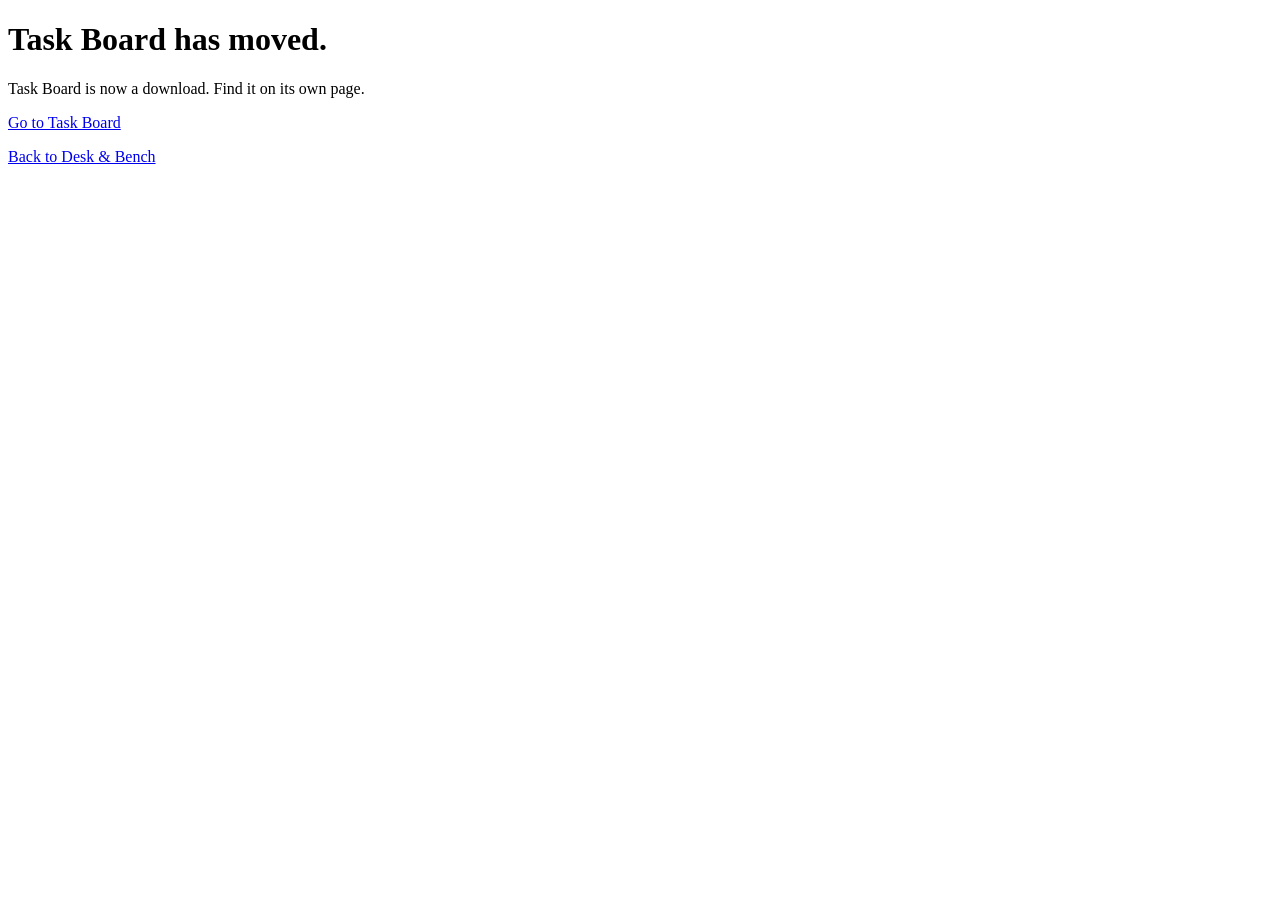
<file: task-board.html>
<!doctype html><html lang="en"><head><meta charset="utf-8"><meta name="viewport" content="width=device-width,initial-scale=1"><title>Task Board — Moved</title><meta name="robots" content="noindex"><link rel="canonical" href="https://ugurlab.github.io/task-board/"></head><body><h1>Task Board has moved.</h1><p>Task Board is now a download. Find it on its own page.</p><p><a href="https://ugurlab.github.io/task-board/">Go to Task Board</a></p><p><a href="https://ugurlab.github.io/desk-and-bench/">Back to Desk &amp; Bench</a></p></body></html>
</file>
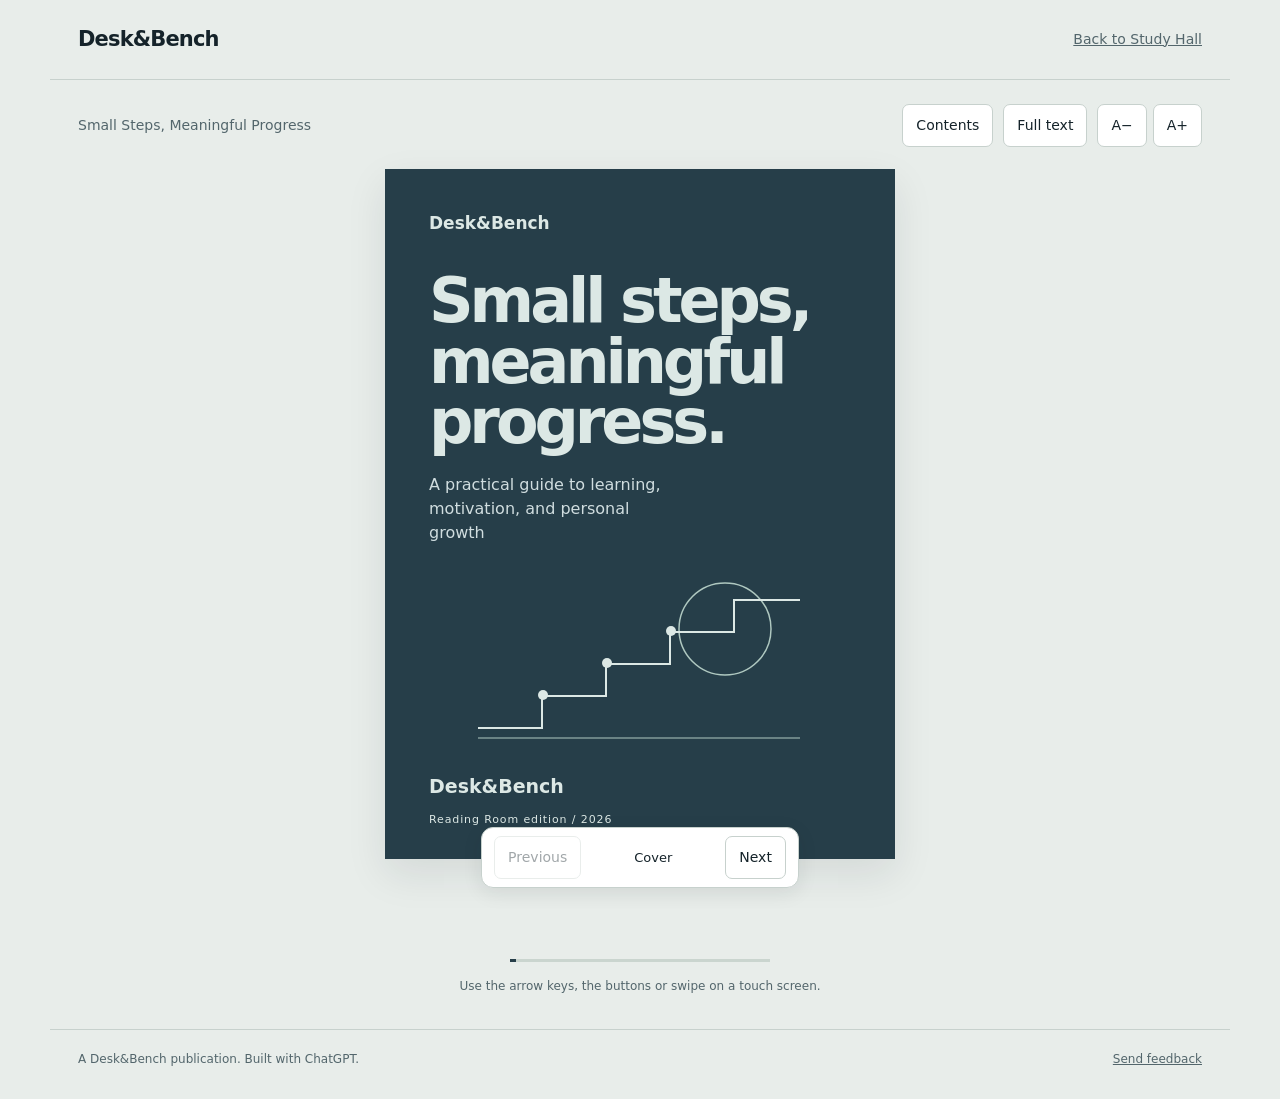
<file: study-hall/small-steps.html>
<!doctype html>
<!-- Desk&Bench Study Hall reader 1.0
MIT License

Copyright (c) 2026 Ugur Comlekcioglu

Permission is hereby granted, free of charge, to any person obtaining a copy
of this software and associated documentation files (the "Software"), to deal
in the Software without restriction, including without limitation the rights
to use, copy, modify, merge, publish, distribute, sublicense, and/or sell
copies of the Software, and to permit persons to whom the Software is
furnished to do so, subject to the following conditions:

The above copyright notice and this permission notice shall be included in all
copies or substantial portions of the Software.

THE SOFTWARE IS PROVIDED "AS IS", WITHOUT WARRANTY OF ANY KIND, EXPRESS OR
IMPLIED, INCLUDING BUT NOT LIMITED TO THE WARRANTIES OF MERCHANTABILITY,
FITNESS FOR A PARTICULAR PURPOSE AND NONINFRINGEMENT. IN NO EVENT SHALL THE
AUTHORS OR COPYRIGHT HOLDERS BE LIABLE FOR ANY CLAIM, DAMAGES OR OTHER
LIABILITY, WHETHER IN AN ACTION OF CONTRACT, TORT OR OTHERWISE, ARISING FROM,
OUT OF OR IN CONNECTION WITH THE SOFTWARE OR THE USE OR OTHER DEALINGS IN THE
SOFTWARE.

-->
<html lang="en"><head><meta charset="utf-8"><meta name="viewport" content="width=device-width, initial-scale=1"><title>Small Steps, Meaningful Progress | Desk&Bench Study Hall</title><meta name="description" content="A short, practical book about learning, motivation, goals and sustainable work. Read online with turning pages."><link rel="canonical" href="https://ugurlab.github.io/desk-and-bench/study-hall/small-steps.html"><meta name="theme-color" content="#e8edea"><link rel="stylesheet" href="reader.css"><script defer src="book-data.js"></script><script defer src="reader.js"></script></head><body><a class="skip" href="#main">Skip to book</a><header class="reader-head"><a class="brand" href="../index.html">Desk&amp;Bench</a><a class="room-link" href="../study-hall.html">Back to Study Hall</a></header><main id="main"><div class="toolbar" aria-label="Reading controls"><p class="book-name">Small Steps, Meaningful Progress</p><button class="control" id="contents" aria-haspopup="dialog">Contents</button><button class="control" id="mode" aria-pressed="false">Full text</button><div class="text-size" role="group" aria-label="Text size"><button class="control" id="smaller" aria-label="Decrease text size">A−</button><button class="control" id="larger" aria-label="Increase text size">A+</button></div></div><div class="book solo" id="book" aria-label="Book pages"></div><noscript><p>This page-turning reader needs JavaScript. Enable it to read the book and use its chapter navigation.</p></noscript><nav class="navigation" aria-label="Page navigation"><button class="control" id="prev" aria-label="Previous page">Previous</button><span class="status" id="status" role="status" aria-live="polite"></span><button class="control" id="next" aria-label="Next page">Next</button></nav><div class="progress" aria-hidden="true"><span id="bar"></span></div><p class="hint">Use the arrow keys, the buttons or swipe on a touch screen.</p></main><footer class="reader-foot"><span>A Desk&amp;Bench publication. Built with ChatGPT.</span><a href="https://github.com/ugurlab/desk-and-bench/issues">Send feedback</a></footer><dialog id="contents-dialog" aria-labelledby="contents-heading"><header><h2 id="contents-heading">Contents</h2><button class="control" id="close-contents" aria-label="Close contents">Close</button></header><ol class="toc-list" id="chapter-links"></ol></dialog></body></html>
</file>
<file: study-hall/reader.css>
:root{color-scheme:light;--bg:#e8edea;--paper:#fff;--ink:#15232a;--muted:#53666c;--line:#c7d1cd;--accent:#3355d1;--cover:#263e49;--cover-light:#dce8e5;--focus:#e5ae45;--body-size:17px}
*{box-sizing:border-box}body{margin:0;background:var(--bg);color:var(--ink);font:var(--body-size)/1.65 "Instrument Sans",system-ui,-apple-system,"Segoe UI",sans-serif}a{color:inherit}button,select,textarea{font:inherit}button,a,select{-webkit-tap-highlight-color:transparent}button{cursor:pointer}button:disabled{cursor:default;opacity:.4}:focus-visible{outline:3px solid var(--focus);outline-offset:4px}.skip{position:absolute;left:-9999px}.skip:focus{left:16px;top:10px;background:white;z-index:20;padding:10px}.reader-head{max-width:1180px;margin:auto;padding:22px 28px;display:flex;align-items:center;justify-content:space-between;gap:14px;border-bottom:1px solid var(--line)}.brand{text-decoration:none;font-size:21px;font-weight:700;letter-spacing:-.04em}.room-link{font-size:14px;color:var(--muted)}main{max-width:1180px;margin:auto;padding:24px 28px 0}.toolbar{display:flex;gap:10px;align-items:center;flex-wrap:wrap;margin-bottom:22px}.book-name{flex:1;font-size:14px;color:var(--muted);margin:0;min-width:160px}.control{border:1px solid var(--line);border-radius:7px;background:var(--paper);color:var(--ink);padding:9px 13px;font-size:14px;min-height:42px}.control:hover:not(:disabled){border-color:var(--ink)}.text-size{display:flex;gap:6px}.book{position:relative;display:flex;perspective:2000px;align-items:stretch;box-shadow:0 15px 38px #15232a18;margin:auto}.book.solo{max-width:510px}.page{width:50%;min-width:0;min-height:650px;background:var(--paper);padding:clamp(26px,3.2vw,48px);display:flex;flex-direction:column;position:relative;border:1px solid var(--line);border-top:6px solid var(--chapter,#c7d1cd)}.solo .page{width:100%}.page+.page{border-left:3px solid #d6deda}.page h1,.page h2{font-size:clamp(29px,3.2vw,40px);font-weight:650;line-height:1.12;letter-spacing:-.045em;margin:26px 0 23px;text-wrap:balance}.page h3{font-size:21px;line-height:1.3;letter-spacing:-.025em}.page p{margin:0 0 18px}.page li{margin-bottom:10px}.page ul,.page ol{padding-left:23px;margin:0 0 20px}.chapter-label{font-size:13px;color:var(--chapter-ink,var(--muted));margin:0}.folio{margin-top:auto;padding-top:30px;display:flex;justify-content:space-between;gap:12px;font-size:11px;color:var(--muted)}.cover{background:var(--cover);color:var(--cover-light);border:0;padding:40px 44px 30px;min-height:690px}.cover .imprint{font-size:17px;font-weight:600}.cover h1{font-size:clamp(44px,5.5vw,68px);letter-spacing:-.065em;line-height:.98;margin:34px 0 20px;max-width:8ch}.cover .subtitle{font-size:16px;line-height:1.5;max-width:25ch;color:#d0dddf}.cover .cover-author{margin:auto 0 0;font-size:19px;font-weight:600}.cover .edition{font-size:11px;letter-spacing:.08em;padding-top:8px}.cover .folio{display:none}.art{width:100%;height:175px;margin:8px 0 22px;display:block}.chapter-cover{background:var(--chapter);color:var(--chapter-ink);border-top-color:var(--chapter-ink);justify-content:flex-start}.chapter-cover .chapter-label{color:inherit}.chapter-cover h2{font-size:clamp(40px,4.4vw,58px);line-height:1.02;max-width:10ch;margin:32px 0 25px}.chapter-cover .intro{font-size:20px;line-height:1.5;max-width:26ch}.chapter-cover .chapter-number{font-size:130px;line-height:1;font-weight:300;letter-spacing:-.09em;margin:auto 0 8px;opacity:.4}.chapter-cover .folio{color:inherit;margin-top:0}.comparison{border-left:3px solid var(--chapter-ink);padding-left:20px;margin:8px 0 20px}.comparison p:last-child{margin-bottom:0}.exercise-intro{font-size:15px;color:var(--muted)}label{display:block;font-size:14px;font-weight:600;margin:16px 0 6px}textarea{width:100%;min-height:65px;resize:vertical;border:1px solid var(--line);background:#f8faf9;border-radius:5px;padding:10px;font-size:15px;color:var(--ink)}.example{font-size:14px;line-height:1.6;margin-top:20px!important;padding-top:16px;border-top:1px solid var(--line)}.source-note{font-size:13px;color:var(--muted)}.toc-list{list-style:none!important;padding:0!important;margin:8px 0!important}.toc-list li{margin:0;border-bottom:1px solid var(--line)}.toc-list button{width:100%;border:0;background:none;color:var(--ink);padding:16px 0;display:flex;text-align:left;gap:14px;align-items:baseline;line-height:1.4}.toc-list .num{color:var(--muted);font-size:13px;min-width:24px}.toc-list .pnum{margin-left:auto;color:var(--muted);font-size:12px}.navigation{display:flex;align-items:center;justify-content:center;gap:22px;margin:25px 0 14px}.status{font-size:13px;min-width:100px;text-align:center}.progress{height:3px;background:#cad5cf;max-width:260px;margin:0 auto 15px}.progress span{display:block;height:100%;background:var(--cover);transition:width .4s}.hint{text-align:center;font-size:12px;color:var(--muted);margin:0}.reader-foot{max-width:1180px;margin:32px auto 0;padding:20px 28px 30px;display:flex;flex-wrap:wrap;gap:10px;justify-content:space-between;border-top:1px solid var(--line);font-size:12px;color:var(--muted)}dialog{border:1px solid var(--line);border-radius:12px;padding:25px;width:min(520px,calc(100% - 32px));max-height:85vh;color:var(--ink);background:var(--paper)}dialog::backdrop{background:#15232a66}dialog header{display:flex;align-items:center;justify-content:space-between;gap:15px}dialog h2{margin:0;font-size:26px}dialog .toc-list button{padding:11px 0}.turning{position:absolute;top:0;bottom:0;z-index:5;pointer-events:none;backface-visibility:hidden;box-shadow:0 4px 20px #15232a22;transform-origin:left center;right:0;animation:turn-forward .7s ease-in-out forwards}.turning.backward{left:0;right:auto;transform-origin:right center;animation-name:turn-back}.solo .turning{width:100%}@keyframes turn-forward{to{transform:rotateY(-175deg);opacity:.1}}@keyframes turn-back{to{transform:rotateY(175deg);opacity:.1}}.full-text{display:block;box-shadow:none;max-width:760px}.full-text .page{width:100%;min-height:0;margin-bottom:24px;border:1px solid var(--line);border-top:6px solid var(--chapter,var(--line))}.full-text .cover{min-height:690px}.full-text .chapter-cover{min-height:490px}.full-text .chapter-number{margin-top:40px}.full-text .folio{margin-top:25px}.full-text .page+.page{border-left:1px solid var(--line)}.save-state{font-size:12px;color:var(--muted);margin-top:8px}.sr-only{position:absolute;width:1px;height:1px;overflow:hidden;clip-path:inset(50%)}
@media(max-width:740px){.reader-head{padding:18px 16px}.brand{font-size:19px}main{padding:16px 14px 0}.toolbar{gap:7px}.book-name{flex-basis:100%;font-size:13px;margin-bottom:4px}.control{padding:9px 11px}.page{width:100%;min-height:620px;padding:30px 26px}.page h2{font-size:34px}.book{max-width:530px}.cover{padding:36px 30px 30px;min-height:670px}.cover h1{font-size:58px}.chapter-cover{min-height:620px}.chapter-cover h2{font-size:48px}.turning{width:100%}.navigation{gap:12px}.status{min-width:86px}.reader-foot{padding:20px 16px}.room-link{font-size:13px}.art{height:160px}.page+.page{border-left:1px solid var(--line)}}
@media(prefers-reduced-motion:reduce){*,*::before,*::after{animation:none!important;transition:none!important;scroll-behavior:auto!important}}

.cover h1{max-width:none;font-size:clamp(44px,5vw,62px)}.navigation{position:sticky;bottom:12px;z-index:10;width:max-content;max-width:100%;padding:8px 12px;background:var(--paper);border:1px solid var(--line);border-radius:12px;box-shadow:0 5px 20px #15232a15;margin-left:auto;margin-right:auto}
</file>
